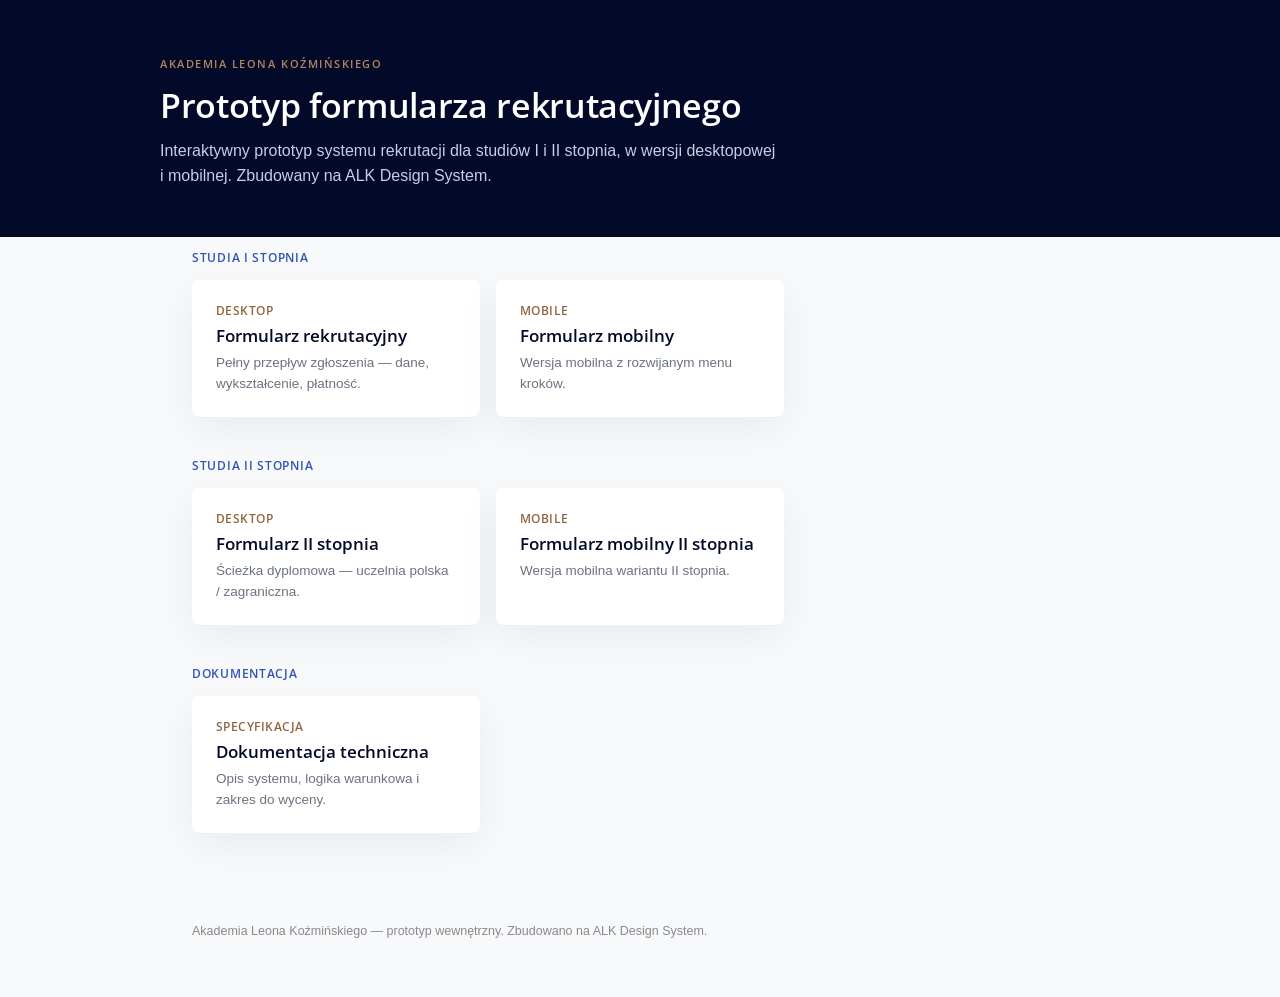
<file: index.html>
<!DOCTYPE html>
<html lang="pl">
<head>
<meta charset="utf-8">
<meta name="viewport" content="width=device-width, initial-scale=1">
<title>ALK — Prototyp formularza rekrutacyjnego</title>
<link rel="stylesheet" href="fonts.css">
<link rel="stylesheet" href="colors.css">
<style>
  :root { color-scheme: light; }
  * { box-sizing: border-box; }
  body {
    margin: 0;
    background: #F8F9FB;
    font-family: var(--font-ui, "Open Sans", system-ui, sans-serif);
    color: #162447;
  }
  a { color: #A00332; text-decoration: none; }
  a:hover { text-decoration: underline; }
  header {
    background: #030928;
    color: #fff;
    padding: 56px 32px 48px;
  }
  .wrap { max-width: 960px; margin: 0 auto; }
  .eyebrow {
    font: 600 11px var(--font-ui, "Open Sans"); letter-spacing: 0.14em;
    text-transform: uppercase; color: #B4865E; margin: 0 0 14px;
  }
  h1 { font: 600 34px/1.2 var(--font-ui, "Open Sans"); margin: 0 0 12px; letter-spacing: -0.01em; }
  header p { font: 16px/1.6 var(--font-form, "Roboto", sans-serif); color: #C7CEE6; margin: 0; max-width: 620px; }
  main { max-width: 960px; margin: -28px auto 64px; padding: 0 32px; }
  .section-label {
    font: 600 12px var(--font-ui, "Open Sans"); letter-spacing: 0.06em; text-transform: uppercase;
    color: #3252B5; margin: 40px 0 14px;
  }
  .grid { display: grid; grid-template-columns: repeat(auto-fill, minmax(280px, 1fr)); gap: 16px; }
  .card {
    display: flex; flex-direction: column; gap: 6px;
    background: #fff; padding: 22px 24px; border-radius: 8px;
    box-shadow: 0 1px 0 #eef0f5, 0 12px 40px rgba(3,9,40,0.06);
    text-decoration: none; color: inherit;
    transition: box-shadow .16s cubic-bezier(.4,0,.2,1), transform .16s cubic-bezier(.4,0,.2,1);
  }
  .card:hover { box-shadow: 0 1px 0 #eef0f5, 0 16px 48px rgba(3,9,40,0.12); transform: translateY(-2px); text-decoration: none; }
  .card .k { font: 600 12px var(--font-ui, "Open Sans"); letter-spacing: 0.04em; text-transform: uppercase; color: #91653F; }
  .card .t { font: 600 17px/1.3 var(--font-ui, "Open Sans"); color: #030928; }
  .card .d { font: 13.5px/1.55 var(--font-form, "Roboto", sans-serif); color: #6b7280; }
  footer { max-width: 960px; margin: 0 auto; padding: 24px 32px 56px; font: 12.5px/1.6 var(--font-form, "Roboto", sans-serif); color: #89898A; }
</style>
</head>
<template id="__bundler_thumbnail" data-bg-color="#030928">
  <svg viewBox="0 0 1200 800" xmlns="http://www.w3.org/2000/svg">
    <rect width="1200" height="800" fill="#030928"/>
    <rect x="360" y="250" width="480" height="70" rx="8" fill="#A00332"/>
    <rect x="360" y="360" width="300" height="26" rx="6" fill="#3252B5"/>
    <rect x="360" y="410" width="480" height="16" rx="6" fill="#C7CEE6" opacity="0.5"/>
    <rect x="360" y="440" width="420" height="16" rx="6" fill="#C7CEE6" opacity="0.35"/>
    <text x="600" y="180" font-family="Georgia, serif" font-size="120" fill="#B4865E" text-anchor="middle" font-weight="700">ALK</text>
  </svg>
</template>
<body>
  <header>
    <div class="wrap">
      <p class="eyebrow">Akademia Leona Koźmińskiego</p>
      <h1>Prototyp formularza rekrutacyjnego</h1>
      <p>Interaktywny prototyp systemu rekrutacji dla studiów I i II stopnia, w wersji desktopowej i mobilnej. Zbudowany na ALK Design System.</p>
    </div>
  </header>
  <main>
    <div class="section-label">Studia I stopnia</div>
    <div class="grid">
      <a class="card" href="FormPrototype.dc.html">
        <span class="k">Desktop</span>
        <span class="t">Formularz rekrutacyjny</span>
        <span class="d">Pełny przepływ zgłoszenia — dane, wykształcenie, płatność.</span>
      </a>
      <a class="card" href="Formularz%20mobilny.dc.html">
        <span class="k">Mobile</span>
        <span class="t">Formularz mobilny</span>
        <span class="d">Wersja mobilna z rozwijanym menu kroków.</span>
      </a>
    </div>

    <div class="section-label">Studia II stopnia</div>
    <div class="grid">
      <a class="card" href="Formularz%20II%20stopnia.dc.html">
        <span class="k">Desktop</span>
        <span class="t">Formularz II stopnia</span>
        <span class="d">Ścieżka dyplomowa — uczelnia polska / zagraniczna.</span>
      </a>
      <a class="card" href="Formularz%20mobilny%20II%20stopnia.dc.html">
        <span class="k">Mobile</span>
        <span class="t">Formularz mobilny II stopnia</span>
        <span class="d">Wersja mobilna wariantu II stopnia.</span>
      </a>
    </div>

    <div class="section-label">Dokumentacja</div>
    <div class="grid">
      <a class="card" href="Dokumentacja%20-%20formularz%20rekrutacyjny.dc.html">
        <span class="k">Specyfikacja</span>
        <span class="t">Dokumentacja techniczna</span>
        <span class="d">Opis systemu, logika warunkowa i zakres do wyceny.</span>
      </a>
    </div>
  </main>
  <footer>Akademia Leona Koźmińskiego — prototyp wewnętrzny. Zbudowano na ALK Design System.</footer>
</body>
</html>
</file>
<file: fonts.css>
/* ALK — Webfonts
   Open Sans is the single typeface across the whole system:
   headings, CTAs, form labels/values, numeric display and editorial italics
   all use Open Sans (varying weight/style). */

@import url('https://fonts.googleapis.com/css2?family=Open+Sans:ital,wght@0,300;0,400;0,600;0,700;0,800;1,400;1,600;1,700&display=swap');
</file>
<file: colors.css>
/* ALK — Color tokens
   Extracted verbatim from the "Colors" section of LP TDJ-form.fig.
   Base ramps (Red / Blue / Grayscale) + brand names + semantic aliases. */

:root {
  /* ---- Brand ---- */
  --alk-deep-waters: #030928;   /* rgb(3,9,40)     — primary dark, ink */
  --alk-alumni:      #162447;   /* rgb(22,36,71)   — secondary navy */
  --alk-space:       #f2f5ff;   /* rgb(242,245,255)— light brand bg / on-dark text */
  --alk-rubber:      #91653f;   /* rgb(145,101,63) — warm accent (light) */
  --alk-rubber-dark: #b4865e;   /* rgb(180,134,94) — warm accent (dark mode) */

  /* ---- Red ramp (primary action) ---- */
  --alk-red-75:  #d69fac;   /* rgb(214,159,172) */
  --alk-red-100: #c57789;   /* rgb(197,119,137) */
  --alk-red-200: #a00332;   /* rgb(160,3,50)   — Color_button_new / primary CTA */
  --alk-red-300: #9b1534;   /* rgb(155,21,52) */
  --alk-red-400: #6d0f24;   /* rgb(109,15,36) */
  --alk-red-500: #5f0d20;   /* rgb(95,13,32) */
  --alk-red-hover: #8a022b; /* rgb(138,2,43)   — CTA hover */

  /* ---- Blue ramp (accent / links) ---- */
  --alk-blue-75:  #abb8df;   /* rgb(171,184,223) */
  --alk-blue-100: #899bd2;   /* rgb(137,155,210) */
  --alk-blue-300: #3352b1;   /* rgb(51,82,177) */
  --alk-blue-400: #24397c;   /* rgb(36,57,124) */
  --alk-blue-500: #1f326c;   /* rgb(31,50,108) */
  --alk-blue-label: #3252b5; /* rgb(50,82,181) — active tab label */

  /* ---- Grayscale (navy-tinted neutrals) ---- */
  --alk-white: #ffffff;
  --alk-gray-75:  #a0a5b3;   /* rgb(160,165,179) */
  --alk-gray-100: #788094;   /* rgb(120,128,148) */
  --alk-gray-300: #172446;   /* rgb(23,36,70) */
  --alk-gray-400: #101931;   /* rgb(16,25,49) */
  --alk-gray-500: #0e162b;   /* rgb(14,22,43) */
  --alk-black: #000000;

  /* ---- Functional neutrals (from component specs) ---- */
  --alk-ink:            #202020;  /* rgb(32,32,32)   — label & value text */
  --alk-placeholder:    #89898a;  /* rgb(137,137,138)— placeholder / muted */
  --alk-surface:        #ffffff;
  --alk-surface-subtle: #f8f9fb;  /* rgb(248,249,251)— page / tag fill */
  --alk-border:         #d8d8da;  /* rgb(216,216,218)— input border */
  --alk-border-subtle:  #ebeef7;  /* rgb(235,238,247)— tab border */
  --alk-border-tag:     #e9e9eb;  /* rgb(233,233,235)— tag border */
  --alk-border-swatch:  #e9ebf8;  /* rgb(233,235,248)— specimen outline */

  /* ---- Semantic states ---- */
  --alk-focus:   #2c71f6;   /* rgb(44,113,246) — active/focus ring */
  --alk-error:   #f73b3b;   /* rgb(247,59,59)  — error border & text */
  --alk-success: #17b530;   /* rgb(23,181,48)  — success */

  /* ---- Semantic aliases (use these in components) ---- */
  --text-primary:      var(--alk-ink);
  --text-muted:        var(--alk-placeholder);
  --text-on-brand:     var(--alk-space);
  --text-link:         var(--alk-blue-label);
  --text-error:        var(--alk-error);

  --surface-page:      var(--alk-surface-subtle);
  --surface-card:      var(--alk-surface);
  --surface-brand:     var(--alk-deep-waters);
  --surface-space:     var(--alk-space);

  --border-input:      var(--alk-border);
  --border-input-active: var(--alk-focus);
  --border-input-error:  var(--alk-error);

  --action-primary:       var(--alk-red-200);
  --action-primary-hover: var(--alk-red-hover);
  --action-on-primary:    var(--alk-space);
  --accent-warm:          var(--alk-rubber);
}
</file>
